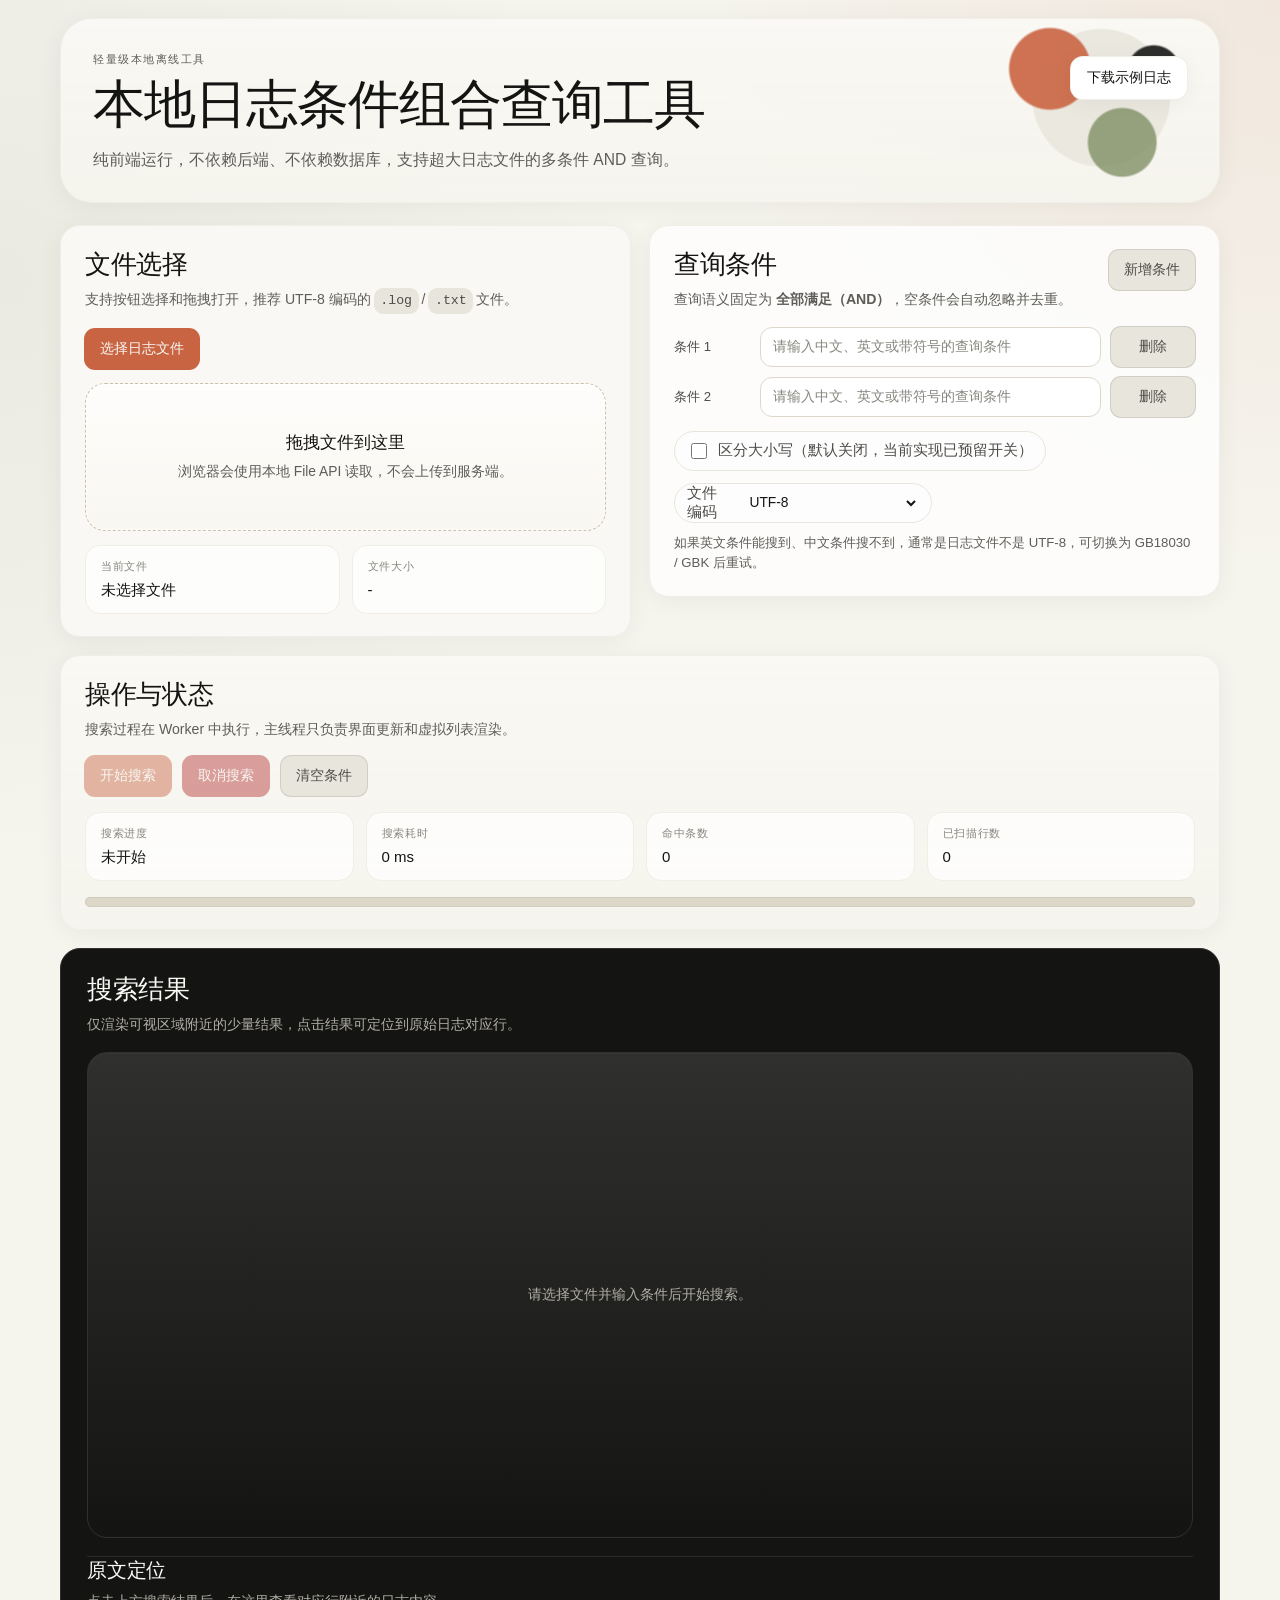
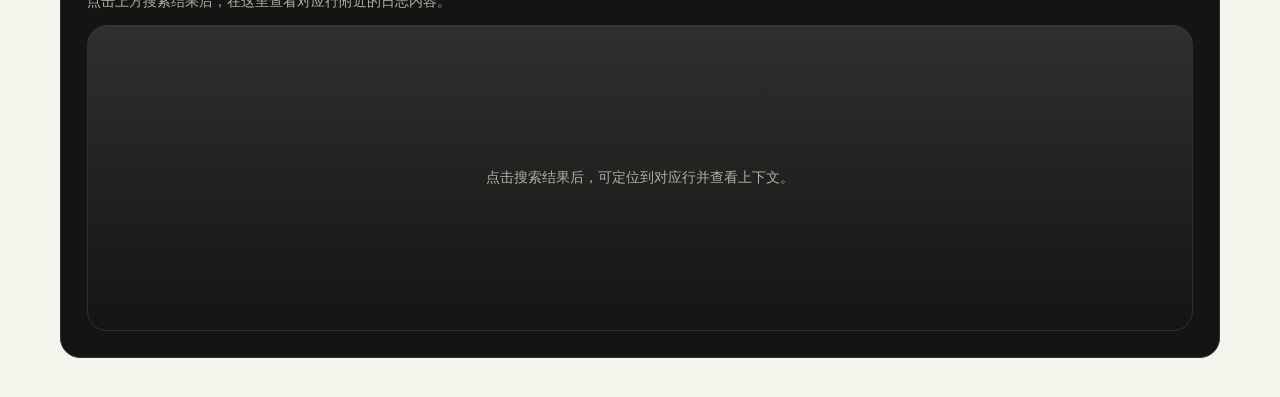
<file: index.html>
<!DOCTYPE html>
<html lang="zh-CN">
<head>
  <meta charset="UTF-8">
  <meta name="viewport" content="width=device-width, initial-scale=1.0">
  <title>本地日志条件组合查询工具</title>
  <link rel="stylesheet" href="./styles.css">
</head>
<body>
  <div class="app-shell">
    <header class="hero">
      <div class="hero-copy">
        <p class="eyebrow">轻量级本地离线工具</p>
        <h1>本地日志条件组合查询工具</h1>
        <p class="hero-text">纯前端运行，不依赖后端、不依赖数据库，支持超大日志文件的多条件 AND 查询。</p>
      </div>
      <div class="hero-actions">
        <a class="button secondary" href="./samples/sample.log" download>下载示例日志</a>
      </div>
    </header>

    <main class="page-grid">
      <section class="panel panel-file">
        <div class="panel-head">
          <div>
            <h2>文件选择</h2>
            <p>支持按钮选择和拖拽打开，推荐 UTF-8 编码的 <code>.log</code> / <code>.txt</code> 文件。</p>
          </div>
        </div>

        <div class="file-actions">
          <label class="button primary" for="fileInput">选择日志文件</label>
          <input id="fileInput" type="file" accept=".log,.txt,text/plain" hidden>
        </div>

        <div id="dropZone" class="drop-zone">
          <strong>拖拽文件到这里</strong>
          <span>浏览器会使用本地 File API 读取，不会上传到服务端。</span>
        </div>

        <div class="meta-grid">
          <div class="meta-card">
            <span class="meta-label">当前文件</span>
            <strong id="fileName">未选择文件</strong>
          </div>
          <div class="meta-card">
            <span class="meta-label">文件大小</span>
            <strong id="fileSize">-</strong>
          </div>
        </div>
      </section>

      <section class="panel panel-query">
        <div class="panel-head">
          <div>
            <h2>查询条件</h2>
            <p>查询语义固定为 <strong>全部满足（AND）</strong>，空条件会自动忽略并去重。</p>
          </div>
          <button id="addConditionButton" class="button secondary" type="button">新增条件</button>
        </div>

        <div id="conditionList" class="condition-list"></div>

        <div class="option-row">
          <label class="checkbox">
            <input id="caseSensitiveCheckbox" type="checkbox">
            <span>区分大小写（默认关闭，当前实现已预留开关）</span>
          </label>
          <label class="field-inline" for="encodingSelect">
            <span>文件编码</span>
            <select id="encodingSelect" class="select-input">
              <option value="utf-8">UTF-8</option>
              <option value="gb18030">GB18030 / GBK</option>
            </select>
          </label>
        </div>
        <p class="option-tip">如果英文条件能搜到、中文条件搜不到，通常是日志文件不是 UTF-8，可切换为 GB18030 / GBK 后重试。</p>
      </section>

      <section class="panel panel-status">
        <div class="panel-head">
          <div>
            <h2>操作与状态</h2>
            <p>搜索过程在 Worker 中执行，主线程只负责界面更新和虚拟列表渲染。</p>
          </div>
        </div>

        <div class="action-row">
          <button id="searchButton" class="button primary" type="button">开始搜索</button>
          <button id="cancelButton" class="button danger" type="button" disabled>取消搜索</button>
          <button id="clearButton" class="button secondary" type="button">清空条件</button>
        </div>

        <div class="status-grid">
          <div class="meta-card">
            <span class="meta-label">搜索进度</span>
            <strong id="progressText">未开始</strong>
          </div>
          <div class="meta-card">
            <span class="meta-label">搜索耗时</span>
            <strong id="elapsedText">0 ms</strong>
          </div>
          <div class="meta-card">
            <span class="meta-label">命中条数</span>
            <strong id="hitCountText">0</strong>
          </div>
          <div class="meta-card">
            <span class="meta-label">已扫描行数</span>
            <strong id="lineCountText">0</strong>
          </div>
        </div>

        <div class="progress-track" aria-hidden="true">
          <div id="progressBar" class="progress-fill"></div>
        </div>
      </section>

      <section class="panel panel-dark result-panel">
        <div class="panel-head">
          <div>
            <h2>搜索结果</h2>
            <p id="resultHint">仅渲染可视区域附近的少量结果，点击结果可定位到原始日志对应行。</p>
          </div>
        </div>

        <div id="resultViewport" class="result-viewport">
          <div id="resultSpacer" class="result-spacer"></div>
          <div id="resultContent" class="result-content"></div>
          <div id="emptyState" class="empty-state">请选择文件并输入条件后开始搜索。</div>
        </div>

        <div class="preview-panel">
          <div class="panel-head preview-head">
            <div>
              <h3>原文定位</h3>
              <p id="previewHint">点击上方搜索结果后，在这里查看对应行附近的日志内容。</p>
            </div>
          </div>

          <div id="previewViewport" class="preview-viewport">
            <div id="previewContent" class="preview-content"></div>
            <div id="previewEmptyState" class="empty-state preview-empty">点击搜索结果后，可定位到对应行并查看上下文。</div>
          </div>
        </div>
      </section>
    </main>
  </div>

  <script src="./app.js"></script>
</body>
</html>
</file>
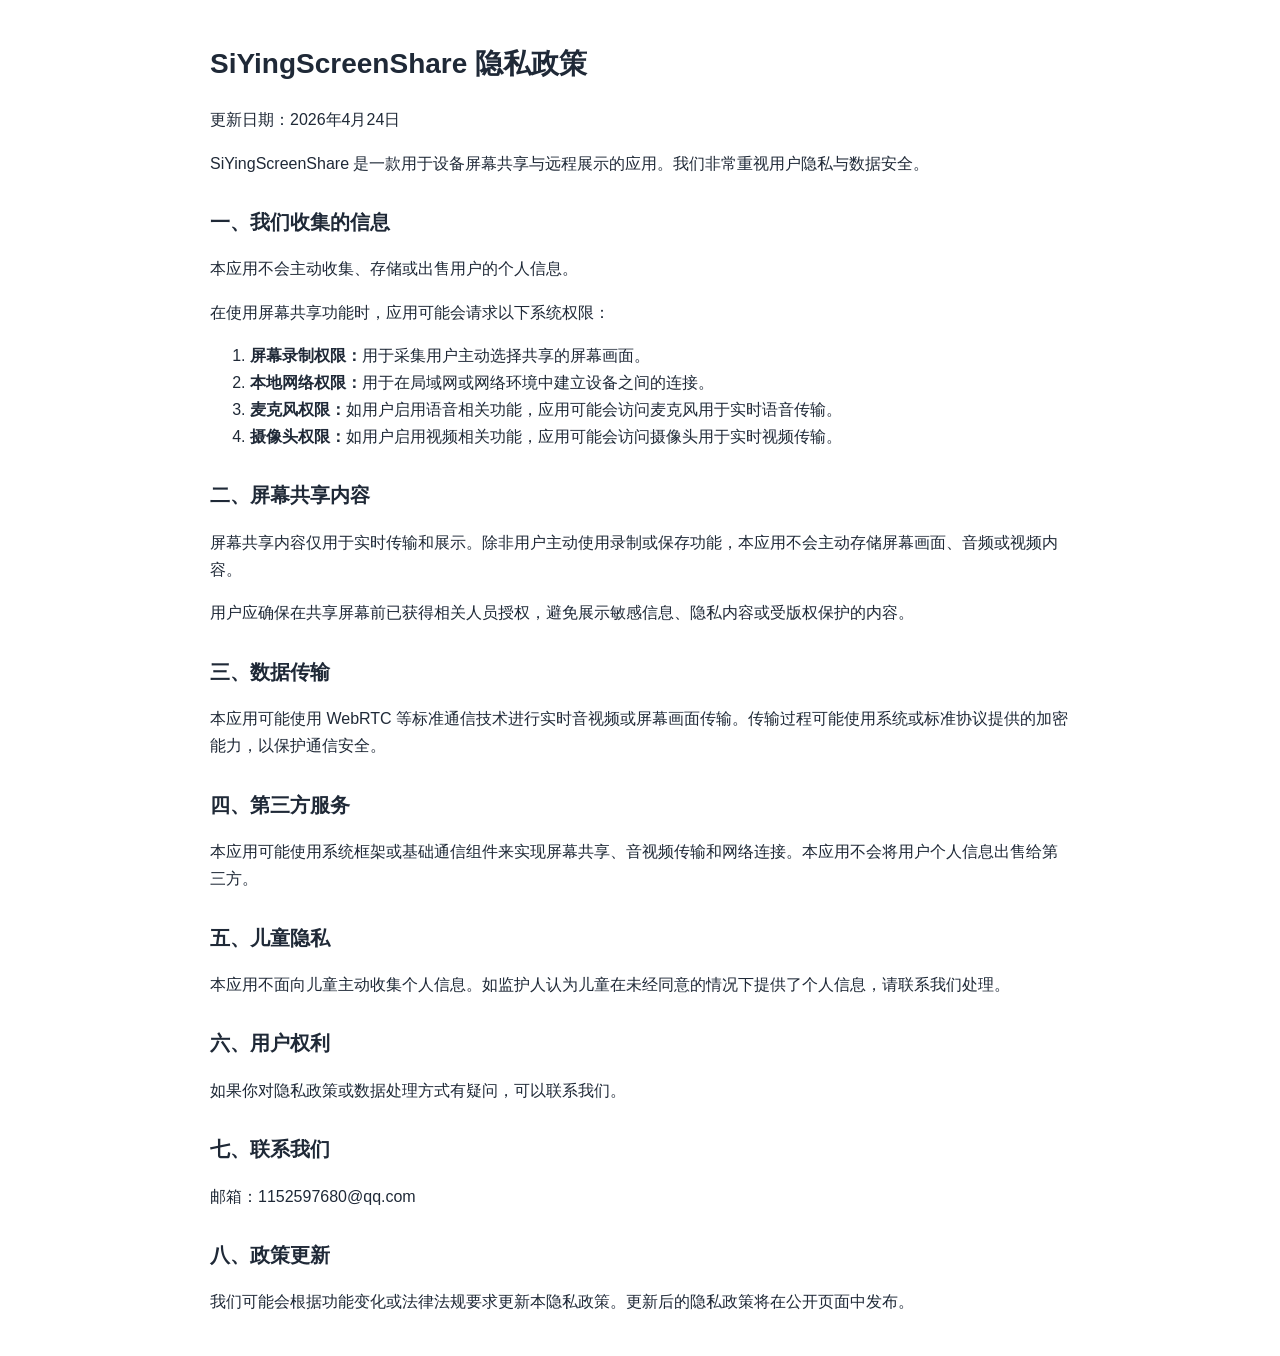
<file: siying-screenshare-privacy-policy.html>
<!doctype html>
<html lang="zh-CN">
<head>
  <meta charset="utf-8">
  <meta name="viewport" content="width=device-width, initial-scale=1">
  <title>SiYingScreenShare 隐私政策</title>
  <style>
    body { font-family: -apple-system, BlinkMacSystemFont, "Segoe UI", sans-serif; line-height: 1.7; max-width: 860px; margin: 40px auto; padding: 0 20px; color: #1f2937; }
    h1 { font-size: 28px; }
    h2 { margin-top: 28px; font-size: 20px; }
    p, li { font-size: 16px; }
  </style>
</head>
<body>
  <h1>SiYingScreenShare 隐私政策</h1>
  <p>更新日期：2026年4月24日</p>

  <p>SiYingScreenShare 是一款用于设备屏幕共享与远程展示的应用。我们非常重视用户隐私与数据安全。</p>

  <h2>一、我们收集的信息</h2>
  <p>本应用不会主动收集、存储或出售用户的个人信息。</p>
  <p>在使用屏幕共享功能时，应用可能会请求以下系统权限：</p>
  <ol>
    <li><strong>屏幕录制权限：</strong>用于采集用户主动选择共享的屏幕画面。</li>
    <li><strong>本地网络权限：</strong>用于在局域网或网络环境中建立设备之间的连接。</li>
    <li><strong>麦克风权限：</strong>如用户启用语音相关功能，应用可能会访问麦克风用于实时语音传输。</li>
    <li><strong>摄像头权限：</strong>如用户启用视频相关功能，应用可能会访问摄像头用于实时视频传输。</li>
  </ol>

  <h2>二、屏幕共享内容</h2>
  <p>屏幕共享内容仅用于实时传输和展示。除非用户主动使用录制或保存功能，本应用不会主动存储屏幕画面、音频或视频内容。</p>
  <p>用户应确保在共享屏幕前已获得相关人员授权，避免展示敏感信息、隐私内容或受版权保护的内容。</p>

  <h2>三、数据传输</h2>
  <p>本应用可能使用 WebRTC 等标准通信技术进行实时音视频或屏幕画面传输。传输过程可能使用系统或标准协议提供的加密能力，以保护通信安全。</p>

  <h2>四、第三方服务</h2>
  <p>本应用可能使用系统框架或基础通信组件来实现屏幕共享、音视频传输和网络连接。本应用不会将用户个人信息出售给第三方。</p>

  <h2>五、儿童隐私</h2>
  <p>本应用不面向儿童主动收集个人信息。如监护人认为儿童在未经同意的情况下提供了个人信息，请联系我们处理。</p>

  <h2>六、用户权利</h2>
  <p>如果你对隐私政策或数据处理方式有疑问，可以联系我们。</p>

  <h2>七、联系我们</h2>
  <p>邮箱：1152597680@qq.com</p>

  <h2>八、政策更新</h2>
  <p>我们可能会根据功能变化或法律法规要求更新本隐私政策。更新后的隐私政策将在公开页面中发布。</p>
</body>
</html>
</file>
<file: styles.css>
:root {
  --parchment: #f5f4ed;
  --ivory: #faf9f5;
  --white: #ffffff;
  --warm-sand: #e8e6dc;
  --border-cream: #f0eee6;
  --border-warm: #e8e6dc;
  --near-black: #141413;
  --dark-surface: #30302e;
  --charcoal-warm: #4d4c48;
  --olive-gray: #5e5d59;
  --stone-gray: #87867f;
  --warm-silver: #b0aea5;
  --terracotta: #c96442;
  --terracotta-soft: #d97757;
  --terracotta-deep: #b85a3d;
  --error-crimson: #b53333;
  --focus-blue: #3898ec;
  --ring-warm: #d1cfc5;
  --ring-deep: #c2c0b6;
  --shadow-whisper: rgba(0, 0, 0, 0.05) 0 4px 24px;
  --log-border: rgba(176, 174, 165, 0.14);
  --log-text: #faf9f5;
  --log-muted: #b0aea5;
  --mark-bg: rgba(201, 100, 66, 0.92);
  --mark-text: #faf9f5;
}

* {
  box-sizing: border-box;
}

html {
  font-size: 15px;
}

body {
  margin: 0;
  min-height: 100vh;
  font-family: Arial, "PingFang SC", "Microsoft YaHei", sans-serif;
  color: var(--near-black);
  background:
    radial-gradient(circle at top right, rgba(201, 100, 66, 0.09), transparent 24%),
    radial-gradient(circle at left 14%, rgba(108, 116, 87, 0.08), transparent 28%),
    var(--parchment);
}

code {
  display: inline-block;
  padding: 0.12em 0.42em;
  border-radius: 8px;
  background: var(--warm-sand);
  color: var(--charcoal-warm);
  box-shadow: 0 0 0 1px var(--border-warm);
  font-family: "Cascadia Code", Consolas, "Microsoft YaHei", monospace;
  font-size: 0.94em;
}

.app-shell {
  width: min(1160px, calc(100vw - 32px));
  margin: 0 auto;
  padding: 18px 0 40px;
}

.hero {
  position: relative;
  display: grid;
  grid-template-columns: minmax(0, 1fr) auto;
  gap: 24px;
  margin-bottom: 22px;
  padding: 34px 32px 30px;
  overflow: hidden;
  border: 1px solid var(--border-cream);
  border-radius: 32px;
  background: linear-gradient(180deg, rgba(250, 249, 245, 0.94), rgba(245, 244, 237, 0.98));
  box-shadow: var(--shadow-whisper);
}

.hero::after {
  content: "";
  position: absolute;
  top: -34px;
  right: -34px;
  width: 292px;
  height: 224px;
  border-radius: 44% 56% 52% 48% / 46% 40% 60% 54%;
  background:
    radial-gradient(circle at 32% 34%, rgba(201, 100, 66, 0.98) 0 16%, transparent 17%),
    radial-gradient(circle at 67% 42%, rgba(20, 20, 19, 0.96) 0 11%, transparent 12%),
    radial-gradient(circle at 53% 71%, rgba(121, 138, 93, 0.82) 0 15%, transparent 16%),
    radial-gradient(circle at 48% 50%, rgba(232, 230, 220, 0.95) 0 36%, transparent 37%);
  opacity: 0.92;
  transform: rotate(-8deg);
  pointer-events: none;
}

.hero > * {
  position: relative;
  z-index: 1;
}

.hero-copy {
  max-width: 760px;
}

.hero-actions {
  display: flex;
  align-items: flex-start;
  justify-content: flex-end;
  padding-top: 4px;
}

.eyebrow {
  margin: 0 0 10px;
  color: var(--olive-gray);
  font-size: 0.72rem;
  font-weight: 400;
  letter-spacing: 0.14em;
  text-transform: uppercase;
}

.hero h1 {
  margin: 0;
  font-family: Georgia, "Noto Serif SC", "Source Han Serif SC", "Songti SC", "STSong", serif;
  font-size: clamp(2.45rem, 4.4vw, 3.45rem);
  font-weight: 500;
  line-height: 1.1;
  letter-spacing: -0.02em;
}

.hero-text {
  max-width: 720px;
  margin: 14px 0 0;
  color: var(--olive-gray);
  font-size: 1.04rem;
  line-height: 1.55;
}

.page-grid {
  display: grid;
  grid-template-columns: repeat(2, minmax(0, 1fr));
  gap: 18px;
  align-items: start;
}

.panel {
  padding: 24px 24px 22px;
  border: 1px solid var(--border-cream);
  border-radius: 20px;
  background: rgba(250, 249, 245, 0.92);
  box-shadow: var(--shadow-whisper);
}

.panel-file {
  background: rgba(250, 249, 245, 0.95);
}

.panel-query {
  background: rgba(255, 255, 255, 0.78);
}

.panel-status {
  grid-column: 1 / -1;
  background: linear-gradient(180deg, rgba(250, 249, 245, 0.9), rgba(245, 244, 237, 0.98));
}

.panel-dark {
  border-color: var(--dark-surface);
  background: var(--near-black);
  box-shadow: none;
}

.result-panel {
  grid-column: 1 / -1;
  padding: 26px;
}

.panel-head {
  display: flex;
  align-items: flex-start;
  justify-content: space-between;
  gap: 16px;
  margin-bottom: 16px;
}

.panel-head > div {
  max-width: 760px;
}

.panel-head h2,
.preview-head h3 {
  margin: 0 0 8px;
  color: var(--near-black);
  font-family: Georgia, "Noto Serif SC", "Source Han Serif SC", "Songti SC", "STSong", serif;
  font-weight: 500;
  line-height: 1.2;
  letter-spacing: -0.01em;
}

.panel-head h2 {
  font-size: clamp(1.38rem, 2vw, 1.72rem);
}

.panel-head p {
  margin: 0;
  color: var(--olive-gray);
  font-size: 0.94rem;
  line-height: 1.55;
}

.panel-dark .panel-head h2,
.panel-dark .preview-head h3 {
  color: var(--ivory);
}

.panel-dark .panel-head p {
  color: var(--warm-silver);
}

.file-actions,
.action-row,
.option-row {
  display: flex;
  align-items: center;
  gap: 12px;
  flex-wrap: wrap;
}

.file-actions {
  margin-bottom: 14px;
}

.action-row {
  margin-bottom: 16px;
}

.button,
.icon-button {
  border: 0;
  border-radius: 10px;
  cursor: pointer;
  font-family: inherit;
  font-size: 0.92rem;
  transition: background-color 0.18s ease, color 0.18s ease, box-shadow 0.18s ease, transform 0.18s ease;
}

.button {
  display: inline-flex;
  align-items: center;
  justify-content: center;
  min-height: 40px;
  padding: 0 15px;
  text-decoration: none;
  font-weight: 500;
  white-space: nowrap;
}

.button:hover,
.icon-button:hover {
  transform: translateY(-1px);
}

.button:disabled,
.icon-button:disabled {
  cursor: not-allowed;
  opacity: 0.45;
  transform: none;
}

.button:focus-visible,
.icon-button:focus-visible,
.condition-input:focus-visible,
.select-input:focus-visible {
  outline: none;
  box-shadow: 0 0 0 3px rgba(56, 152, 236, 0.16), 0 0 0 1px var(--focus-blue);
}

.button.primary {
  background: var(--terracotta);
  color: var(--ivory);
  box-shadow: 0 0 0 1px var(--terracotta);
}

.button.primary:hover {
  background: var(--terracotta-deep);
}

.button.secondary {
  background: var(--warm-sand);
  color: var(--charcoal-warm);
  box-shadow: 0 0 0 1px var(--ring-warm);
}

.button.secondary:hover {
  background: #efede5;
  box-shadow: 0 0 0 1px var(--ring-deep);
}

.hero .button.secondary {
  min-height: 42px;
  padding: 0 16px;
  border-radius: 12px;
  background: var(--white);
  color: var(--near-black);
  box-shadow: 0 0 0 1px var(--border-cream), var(--shadow-whisper);
}

.hero .button.secondary:hover {
  background: var(--ivory);
  box-shadow: 0 0 0 1px var(--ring-warm), var(--shadow-whisper);
}

.button.danger {
  background: var(--error-crimson);
  color: var(--ivory);
  box-shadow: 0 0 0 1px var(--error-crimson);
}

.button.danger:hover {
  background: #9e2c2c;
}

.drop-zone {
  display: flex;
  flex-direction: column;
  align-items: center;
  justify-content: center;
  gap: 8px;
  min-height: 148px;
  padding: 22px;
  border: 1px dashed #cbbfad;
  border-radius: 20px;
  background: linear-gradient(180deg, rgba(255, 255, 255, 0.72), rgba(248, 246, 239, 0.94));
  box-shadow: inset 0 0 0 1px rgba(255, 255, 255, 0.56);
  color: var(--olive-gray);
  text-align: center;
  transition: border-color 0.18s ease, background-color 0.18s ease, box-shadow 0.18s ease;
}

.drop-zone.dragover {
  border-color: var(--terracotta);
  background: linear-gradient(180deg, rgba(255, 249, 244, 0.9), rgba(248, 241, 233, 0.98));
  box-shadow: inset 0 0 0 1px rgba(201, 100, 66, 0.18), 0 0 0 1px rgba(201, 100, 66, 0.08);
}

.drop-zone strong {
  color: var(--near-black);
  font-family: Georgia, "Noto Serif SC", "Source Han Serif SC", "Songti SC", "STSong", serif;
  font-size: 1.16rem;
  font-weight: 500;
  line-height: 1.2;
}

.drop-zone span {
  max-width: 34rem;
  font-size: 0.92rem;
  line-height: 1.55;
}

.meta-grid,
.status-grid {
  display: grid;
  gap: 12px;
}

.meta-grid {
  grid-template-columns: repeat(2, minmax(0, 1fr));
  margin-top: 14px;
}

.status-grid {
  grid-template-columns: repeat(4, minmax(0, 1fr));
}

.meta-card {
  padding: 13px 15px;
  border: 1px solid var(--border-cream);
  border-radius: 15px;
  background: rgba(255, 255, 255, 0.76);
  box-shadow: inset 0 1px 0 rgba(255, 255, 255, 0.7);
}

.meta-label {
  display: block;
  margin-bottom: 7px;
  color: var(--stone-gray);
  font-size: 0.76rem;
  letter-spacing: 0.06em;
  text-transform: uppercase;
}

.meta-card strong {
  color: var(--near-black);
  font-size: 1rem;
  font-weight: 500;
}

.progress-track {
  width: 100%;
  height: 10px;
  margin-top: 16px;
  overflow: hidden;
  border-radius: 999px;
  background: #ddd7c8;
  box-shadow: inset 0 0 0 1px rgba(194, 192, 182, 0.5);
}

.progress-fill {
  width: 0;
  height: 100%;
  border-radius: inherit;
  background: linear-gradient(90deg, var(--terracotta), var(--terracotta-soft));
  transition: width 0.12s linear;
}

.condition-list {
  display: grid;
  gap: 10px;
  margin-bottom: 14px;
}

.condition-row {
  display: grid;
  grid-template-columns: 76px minmax(0, 1fr) 84px;
  gap: 10px;
  align-items: center;
}

.condition-index {
  color: var(--charcoal-warm);
  font-size: 0.88rem;
  font-weight: 500;
}

.condition-input,
.select-input {
  width: 100%;
  min-height: 40px;
  padding: 0 12px;
  border: 1px solid #ddd8cb;
  border-radius: 12px;
  background: rgba(255, 255, 255, 0.95);
  color: var(--near-black);
  font-size: 0.92rem;
  outline: none;
  box-shadow: inset 0 1px 0 rgba(255, 255, 255, 0.72);
  transition: border-color 0.18s ease, box-shadow 0.18s ease, background-color 0.18s ease;
}

.condition-input::placeholder {
  color: var(--stone-gray);
}

.condition-input:focus,
.select-input:focus {
  border-color: var(--focus-blue);
  box-shadow: 0 0 0 3px rgba(56, 152, 236, 0.14);
}

.icon-button {
  min-height: 40px;
  padding: 0 10px;
  background: var(--warm-sand);
  color: var(--charcoal-warm);
  font-weight: 500;
  box-shadow: 0 0 0 1px var(--ring-warm);
}

.icon-button:hover {
  background: #efede5;
}

.checkbox,
.field-inline {
  display: inline-flex;
  align-items: center;
  gap: 8px;
  min-height: 40px;
  padding: 0 12px;
  border: 1px solid var(--border-warm);
  border-radius: 999px;
  background: rgba(255, 255, 255, 0.6);
  color: var(--charcoal-warm);
}

.checkbox input {
  width: 16px;
  height: 16px;
  accent-color: var(--terracotta);
}

.field-inline .select-input {
  min-width: 164px;
  min-height: 32px;
  padding: 0 24px 0 6px;
  border: 0;
  border-radius: 10px;
  background: transparent;
  box-shadow: none;
}

.option-tip {
  margin: 10px 0 0;
  color: var(--olive-gray);
  font-size: 0.88rem;
  line-height: 1.55;
}

.result-viewport,
.preview-viewport {
  position: relative;
  overflow: auto;
  border: 1px solid var(--dark-surface);
  border-radius: 20px;
  background: linear-gradient(180deg, rgba(48, 48, 46, 0.98), rgba(20, 20, 19, 1));
  box-shadow: inset 0 1px 0 rgba(255, 255, 255, 0.04);
}

.result-viewport {
  height: min(54vh, 640px);
}

.preview-viewport {
  height: min(34vh, 320px);
}

.result-spacer {
  width: 1px;
  opacity: 0;
}

.result-content {
  position: absolute;
  top: 0;
  left: 0;
  min-width: 100%;
  width: max-content;
}

.result-row {
  display: grid;
  grid-template-columns: 96px auto;
  align-items: center;
  min-width: 100%;
  padding: 0 14px;
  border-bottom: 1px solid var(--log-border);
  background: transparent;
  color: var(--log-text);
  cursor: pointer;
  font-family: "Cascadia Code", Consolas, "Microsoft YaHei", monospace;
  font-size: 0.9rem;
  outline: none;
  transition: background-color 0.18s ease, box-shadow 0.18s ease;
}

.result-row:hover,
.result-row:focus-visible {
  background: rgba(201, 100, 66, 0.12);
}

.result-row.is-active {
  background: rgba(217, 119, 87, 0.16);
  box-shadow: inset 3px 0 0 var(--terracotta);
}

.line-number {
  color: var(--log-muted);
  font-size: 0.8rem;
}

.line-text {
  padding-left: 12px;
  white-space: pre;
}

.line-text mark,
.preview-text mark {
  padding: 0 4px;
  border-radius: 6px;
  background: var(--mark-bg);
  color: var(--mark-text);
}

.preview-panel {
  margin-top: 18px;
}

.preview-head {
  margin-bottom: 12px;
  padding-top: 2px;
  border-top: 1px solid var(--log-border);
}

.preview-head h3 {
  font-size: 1.32rem;
}

.preview-content {
  min-width: 100%;
}

.preview-row {
  display: grid;
  grid-template-columns: 96px minmax(0, 1fr);
  align-items: flex-start;
  min-width: 100%;
  padding: 10px 14px;
  border-bottom: 1px solid var(--log-border);
  color: var(--log-text);
  font-family: "Cascadia Code", Consolas, "Microsoft YaHei", monospace;
  font-size: 0.9rem;
  line-height: 1.45;
}

.preview-row.is-current {
  background: rgba(201, 100, 66, 0.12);
  box-shadow: inset 3px 0 0 var(--terracotta);
}

.preview-text {
  padding-left: 12px;
  white-space: pre-wrap;
  word-break: break-word;
}

.preview-empty,
.empty-state {
  color: var(--warm-silver);
}

.empty-state {
  position: absolute;
  inset: 0;
  display: flex;
  align-items: center;
  justify-content: center;
  padding: 24px;
  font-size: 0.92rem;
  line-height: 1.7;
  text-align: center;
  pointer-events: none;
}

.result-viewport::-webkit-scrollbar,
.preview-viewport::-webkit-scrollbar {
  width: 12px;
  height: 12px;
}

.result-viewport::-webkit-scrollbar-thumb,
.preview-viewport::-webkit-scrollbar-thumb {
  border: 3px solid transparent;
  border-radius: 999px;
  background-color: rgba(176, 174, 165, 0.35);
  background-clip: padding-box;
}

.result-viewport::-webkit-scrollbar-track,
.preview-viewport::-webkit-scrollbar-track {
  background: transparent;
}

@media (max-width: 1100px) {
  .page-grid {
    grid-template-columns: 1fr;
  }

  .panel-status,
  .result-panel {
    grid-column: auto;
  }

  .status-grid {
    grid-template-columns: repeat(2, minmax(0, 1fr));
  }

  .hero {
    grid-template-columns: 1fr;
    padding-right: 32px;
  }

  .hero::after {
    top: auto;
    right: -26px;
    bottom: -30px;
    width: 228px;
    height: 180px;
    opacity: 0.72;
  }

  .hero-actions {
    justify-content: flex-start;
    padding-top: 0;
  }
}

@media (max-width: 900px) {
  .app-shell {
    width: min(100vw - 20px, 100%);
    padding-top: 14px;
  }

  .hero,
  .panel {
    padding: 20px;
    border-radius: 20px;
  }

  .panel-head {
    flex-direction: column;
    align-items: stretch;
  }

  .meta-grid,
  .status-grid {
    grid-template-columns: repeat(2, minmax(0, 1fr));
  }

  .condition-row {
    grid-template-columns: 1fr;
    align-items: stretch;
  }

  .checkbox,
  .field-inline {
    width: 100%;
    justify-content: flex-start;
    border-radius: 16px;
  }

  .field-inline {
    flex-wrap: wrap;
    padding-block: 8px;
  }

  .field-inline .select-input {
    width: 100%;
    min-width: 0;
    padding-left: 0;
  }

  .result-row,
  .preview-row {
    grid-template-columns: 82px auto;
  }
}

@media (max-width: 640px) {
  .app-shell {
    width: min(100vw - 16px, 100%);
    padding-bottom: 32px;
  }

  .hero {
    padding: 20px 18px 22px;
  }

  .hero h1 {
    font-size: clamp(1.9rem, 9vw, 2.5rem);
  }

  .hero-text {
    font-size: 0.96rem;
  }

  .page-grid {
    gap: 16px;
  }

  .panel {
    padding: 18px;
    border-radius: 18px;
  }

  .meta-grid,
  .status-grid {
    grid-template-columns: 1fr;
  }

  .action-row .button,
  .hero-actions .button {
    width: 100%;
  }

  .result-row,
  .preview-row {
    grid-template-columns: 68px auto;
    padding-inline: 10px;
  }

  .line-text,
  .preview-text {
    padding-left: 8px;
  }

  .drop-zone {
    min-height: 132px;
    padding: 18px;
  }
}
</file>
